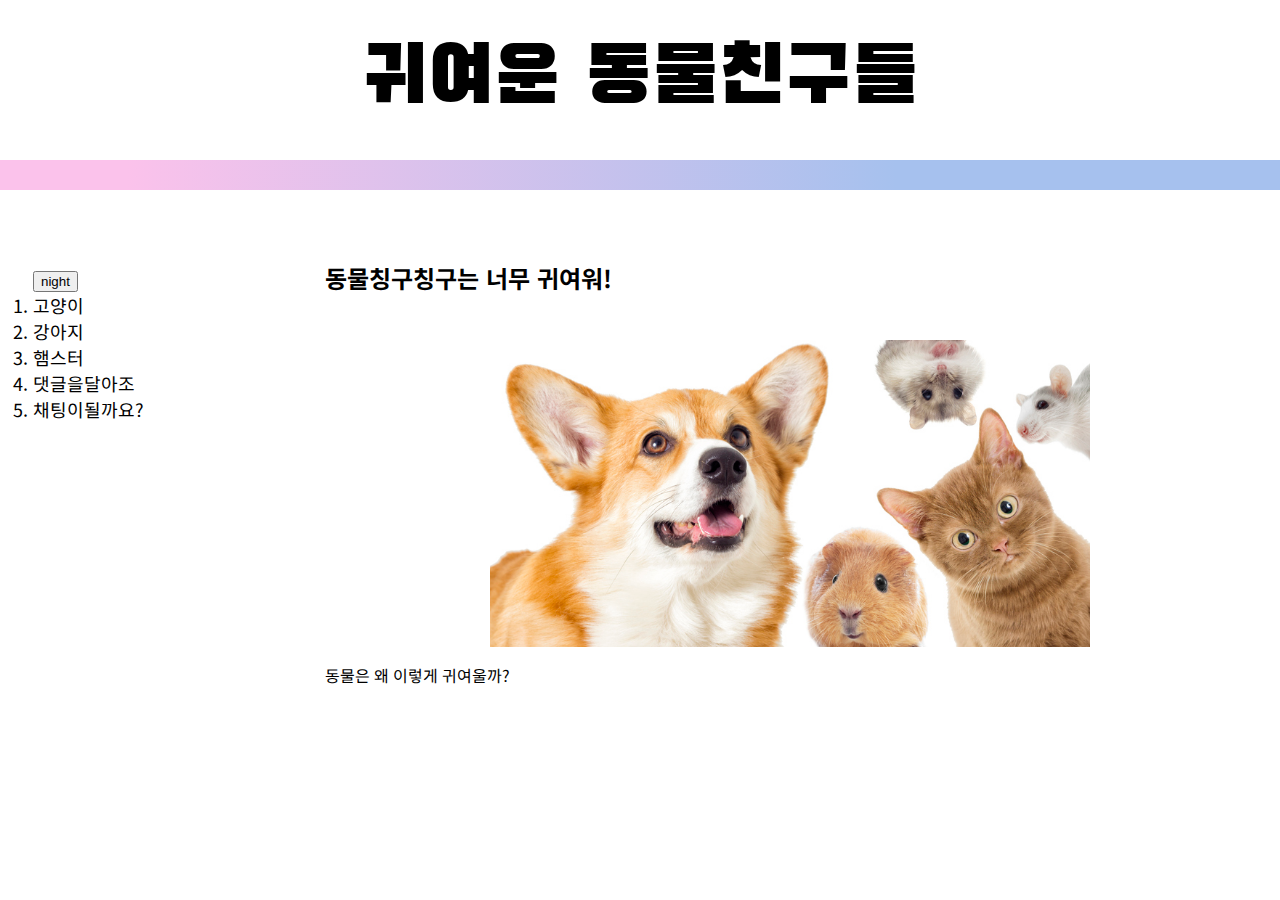
<file: index.html>
<!DOCTYPE html>
<html lang="ko" dir="ltr">
  <head>
    <meta charset="utf-8">
    <title>귀여운 동물 친구들</title>
    <!-- Global site tag (gtag.js) - Google Analytics -->
    <script async src="https://www.googletagmanager.com/gtag/js?id=UA-150774740-1"></script>
    <script>
      window.dataLayer = window.dataLayer || [];
      function gtag(){dataLayer.push(arguments);}
      gtag('js', new Date());

      gtag('config', 'UA-150774740-1');
    </script>
    <link rel="stylesheet" href="style.css">
    <link href="https://fonts.googleapis.com/css?family=Black+Han+Sans|Noto+Sans+KR&display=swap&subset=korean" rel="stylesheet">
    <meta name="viewport" content="width=device-width, user-scalable=no">
    <script src="https://ajax.googleapis.com/ajax/libs/jquery/3.4.1/jquery.min.js"></script>
    <script src="color.js"></script>
  </head>
  <body>
    <h1><a href="index.html">귀여운 동물친구들</a></h1>
        <div id="grid">
            <ol>
              <input id="night_day" type="button" value="night" onclick="
              nightDayHandler(this);
        		  ">
              <li><a href="1.html">고양이</a></li>
              <li><a href="2.html">강아지</a></li>
              <li><a href="3.html">햄스터</a></li>
              <li><a href="reply.html">댓글을달아조</a></li>
              <li><a href="chat.html">채팅이될까요?</a></li>
            </ol>
                  <div id="article">
                  <h2>동물칭구칭구는 너무 귀여워!</h2>
                  <img src="every.jpg" width="100%">
              <P>
                동물은 왜 이렇게 귀여울까?
              </p>
              </div>
            </div>
  </body>
</html>
</file>
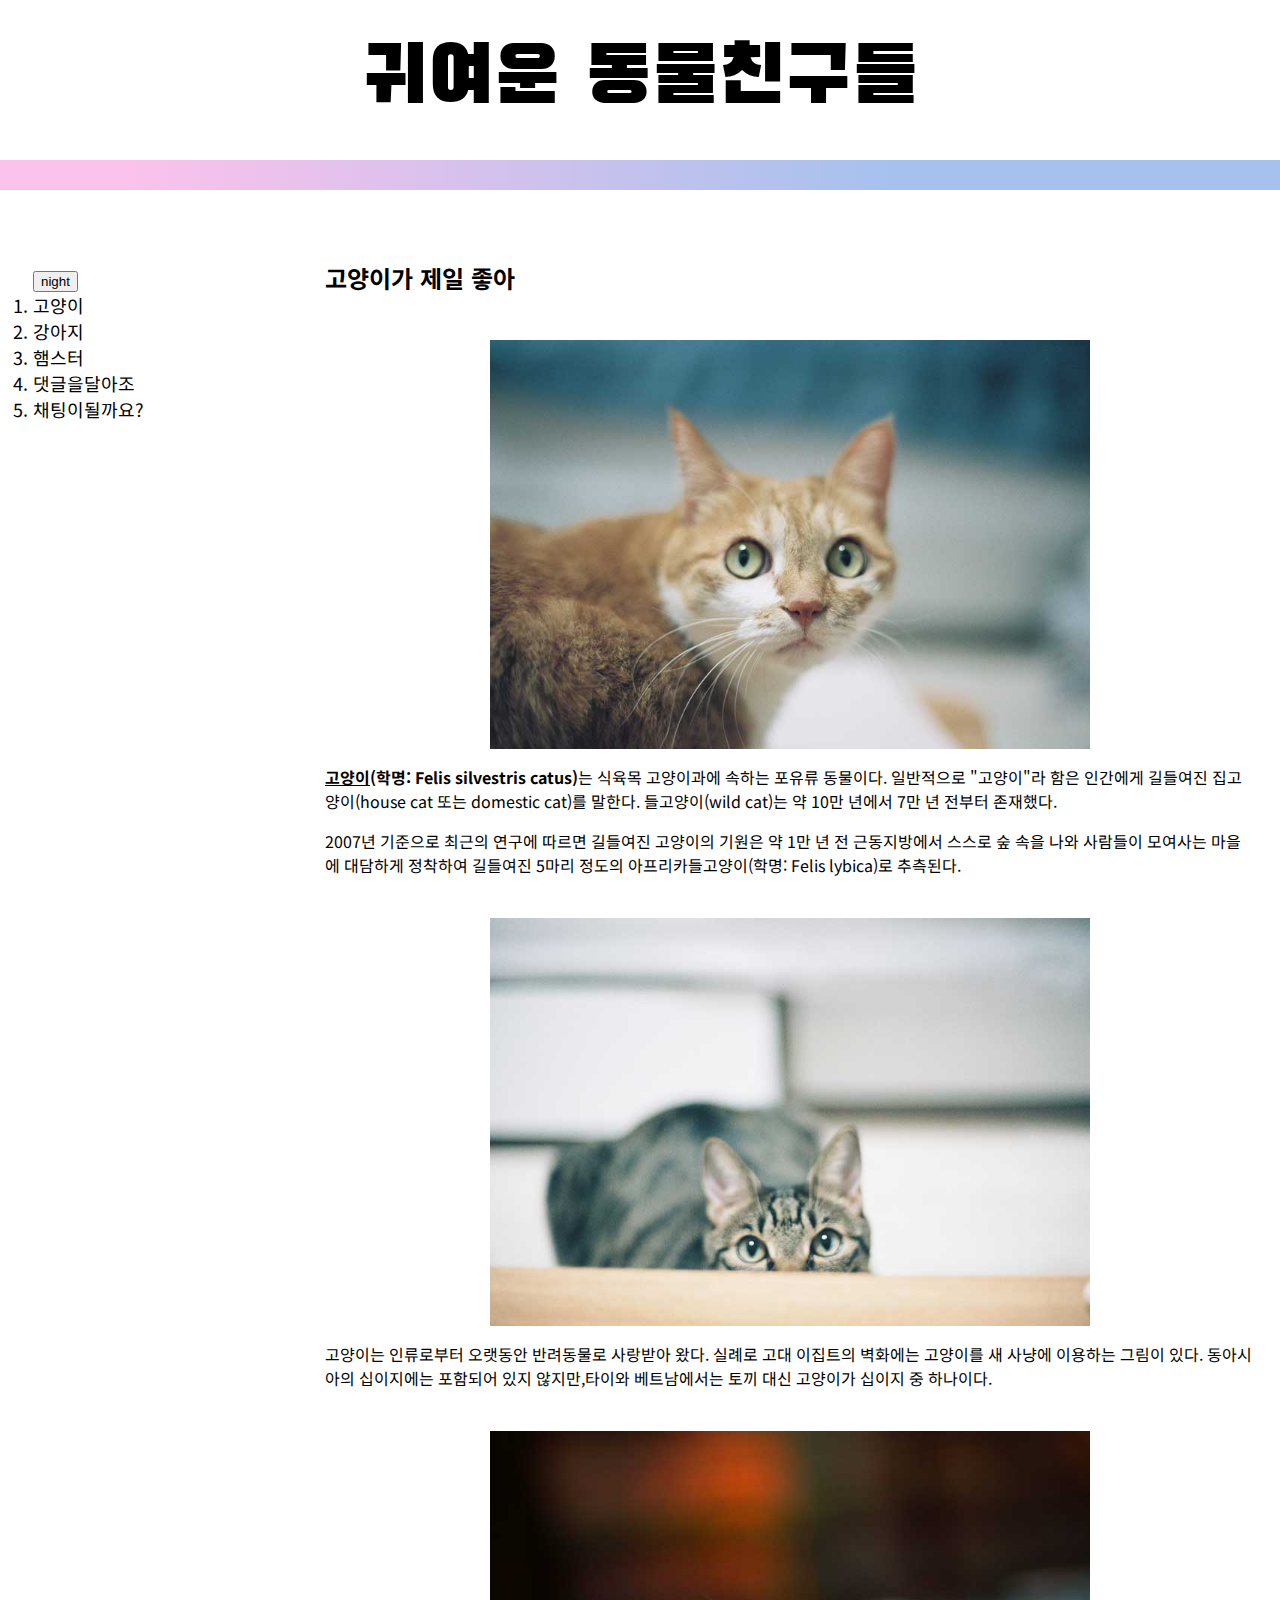
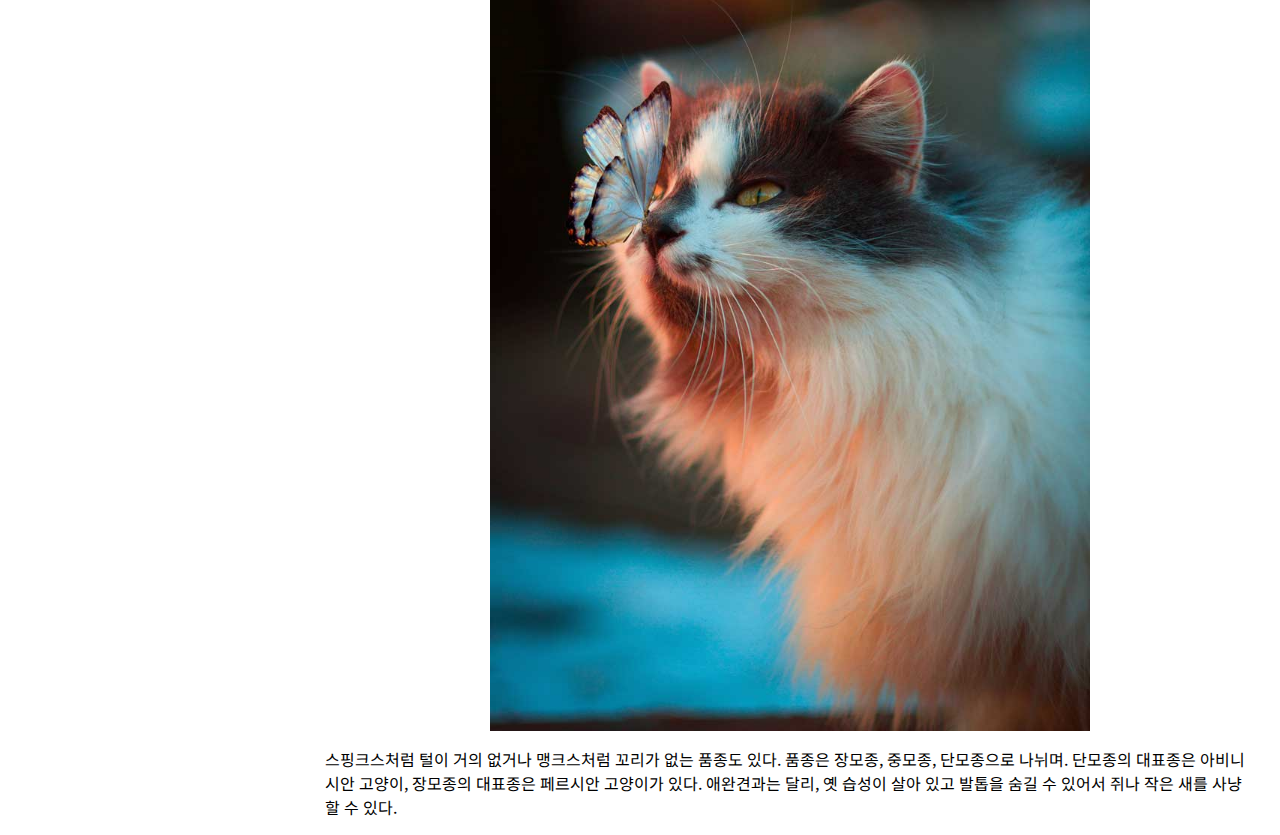
<file: 1.html>
<!DOCTYPE html>
<html lang="ko" dir="ltr">
  <head>
    <meta charset="utf-8">
    <title>고양이가 제일 좋아</title>
    <!-- Global site tag (gtag.js) - Google Analytics -->
    <script async src="https://www.googletagmanager.com/gtag/js?id=UA-150774740-1"></script>
    <script>
    window.dataLayer = window.dataLayer || [];
    function gtag(){dataLayer.push(arguments);}
    gtag('js', new Date());

    gtag('config', 'UA-150774740-1');
    </script>
    <link rel="stylesheet" href="style.css">
    <link href="https://fonts.googleapis.com/css?family=Black+Han+Sans|Noto+Sans+KR&display=swap&subset=korean" rel="stylesheet">
    <meta name="viewport" content="width=device-width, user-scalable=no">
    <script src="https://ajax.googleapis.com/ajax/libs/jquery/3.4.1/jquery.min.js"></script>
    <script src="color.js"></script>
  </head>
  <body>
    <h1><a href="index.html">귀여운 동물친구들</a></h1>
    <div id="grid">
      <ol>
        <input id="night_day" type="button" value="night" onclick="
        nightDayHandler(this);
  		  ">
        <li><a href="1.html">고양이</a></li>
        <li><a href="2.html">강아지</a></li>
        <li><a href="3.html">햄스터</a></li>
        <li><a href="reply.html">댓글을달아조</a></li>
        <li><a href="chat.html">채팅이될까요?</a></li>
      </ol>
      <div id="article">
        <h2>고양이가 제일 좋아</h2>
        <img src="bori.jpg" width="100%">
        <P>
          <strong><u><a href="https://ko.wikipedia.org/wiki/%EA%B3%A0%EC%96%91%EC%9D%B4" target="_blank" title="위키백과 - 고양이<">고양이</a></u>(학명: Felis silvestris catus)</strong>는
          식육목 고양이과에 속하는 포유류 동물이다.
          일반적으로 "고양이"라 함은 인간에게 길들여진 집고양이(house cat 또는 domestic cat)를 말한다.
          들고양이(wild cat)는 약 10만 년에서 7만 년 전부터 존재했다.
          </P><P>2007년 기준으로 최근의 연구에 따르면
          길들여진 고양이의 기원은 약 1만 년 전 근동지방에서
          스스로 숲 속을 나와 사람들이 모여사는 마을에 대담하게 정착하여 길들여진 5마리 정도의
          아프리카들고양이(학명: Felis lybica)로 추측된다.
          </P>
          <img src="puri.jpg" width="100%">
          <P>
          고양이는 인류로부터 오랫동안 반려동물로 사랑받아 왔다.
          실례로 고대 이집트의 벽화에는 고양이를 새 사냥에 이용하는 그림이 있다.
          동아시아의 십이지에는 포함되어 있지 않지만,타이와 베트남에서는
          토끼 대신 고양이가 십이지 중 하나이다.
          </P>
          <img src="longhair_cat.jpg" width="100%">
          <P>
          스핑크스처럼 털이 거의 없거나 맹크스처럼 꼬리가 없는 품종도 있다.
          품종은 장모종, 중모종, 단모종으로 나뉘며. 단모종의 대표종은 아비니시안 고양이,
          장모종의 대표종은 페르시안 고양이가 있다.
          애완견과는 달리, 옛 습성이 살아 있고 발톱을 숨길 수 있어서 쥐나 작은 새를 사냥할 수 있다.
      </P>
    </div>
  </div>
  </body>
</html>
</file>
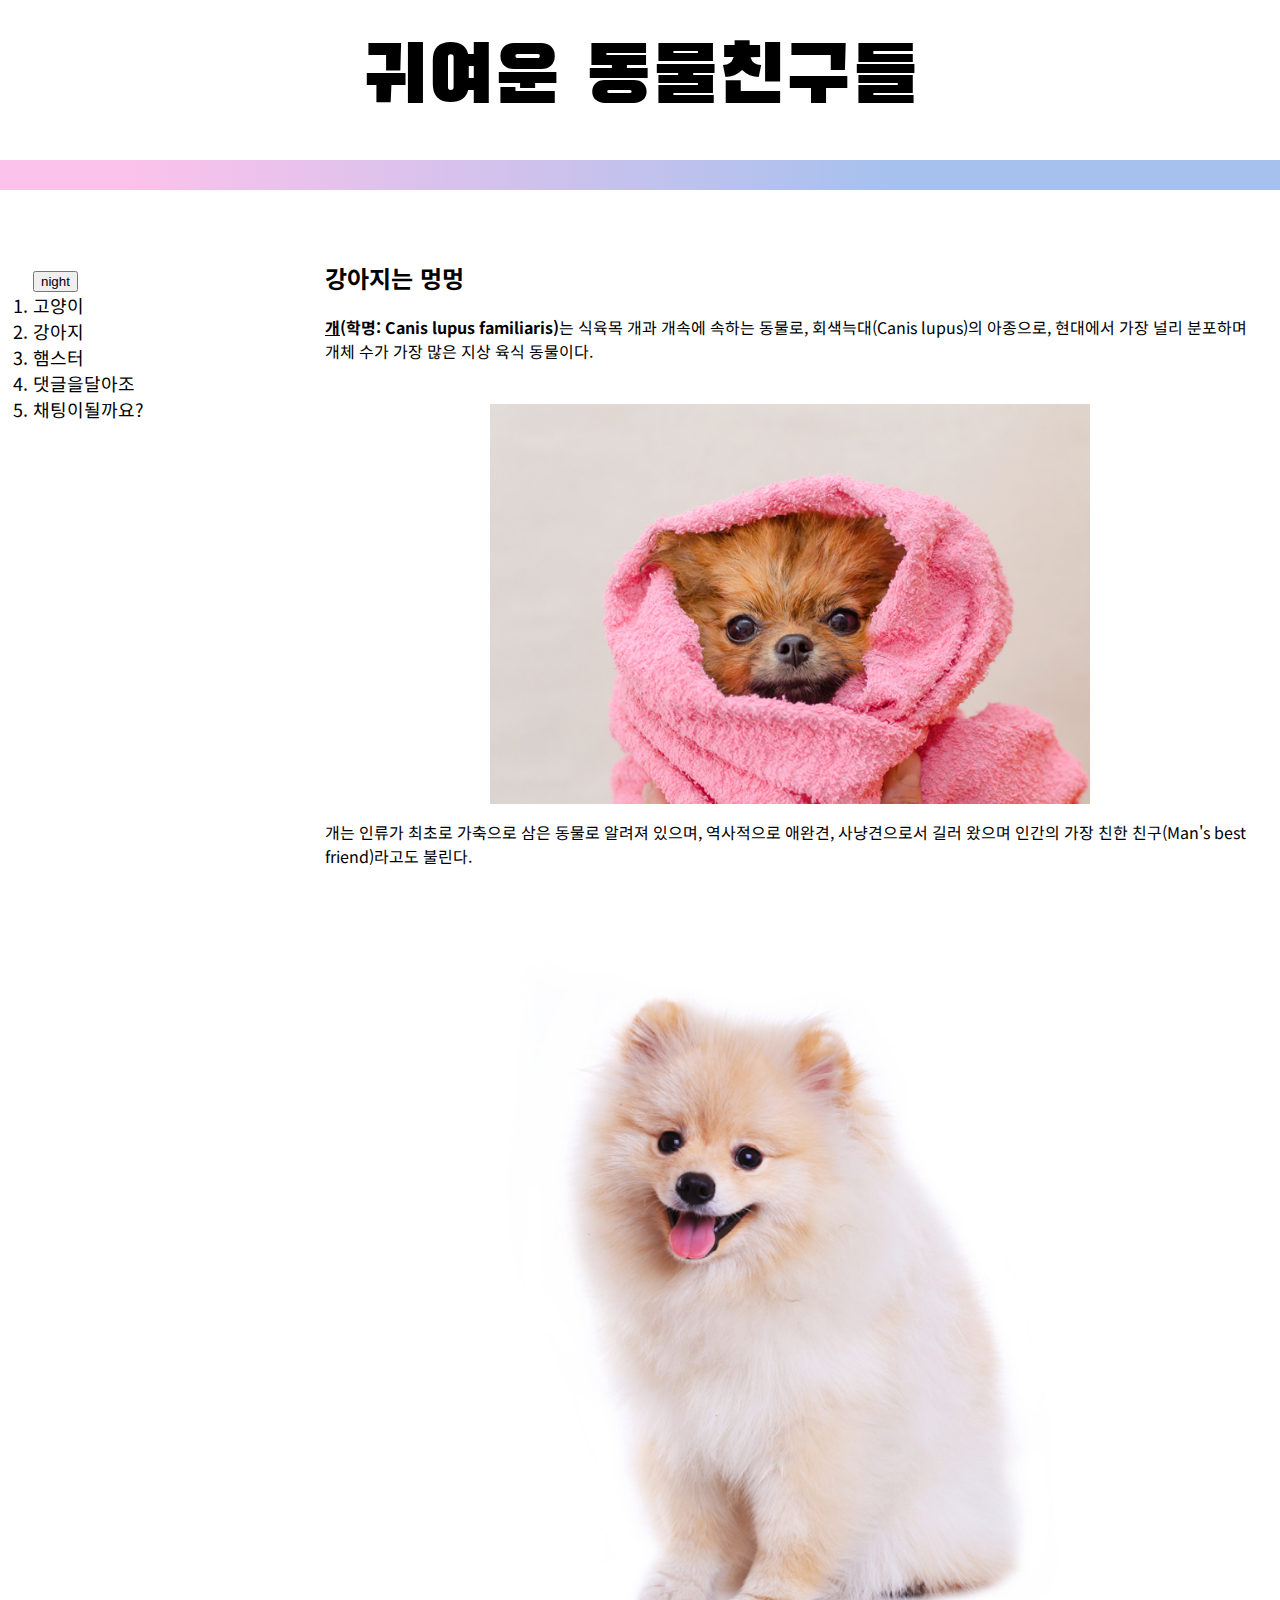
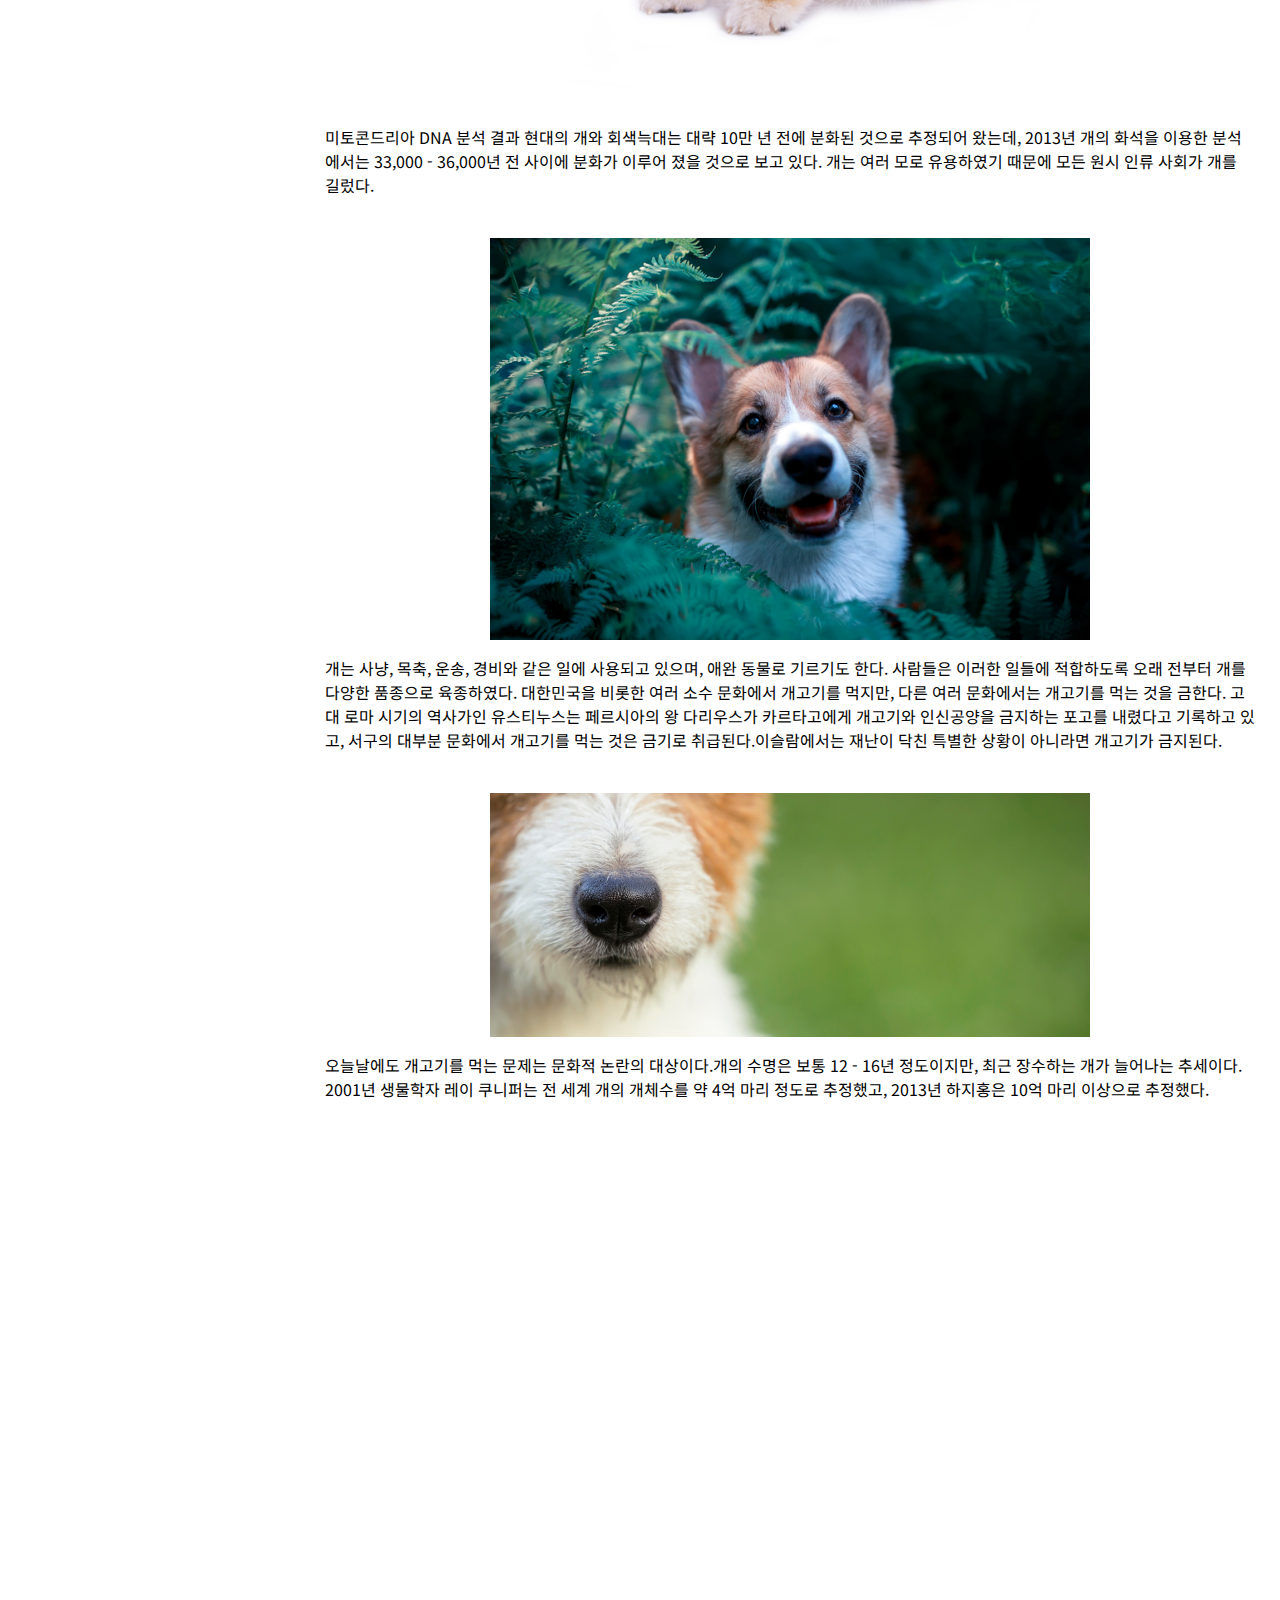
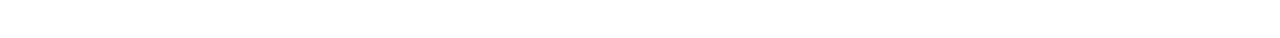
<file: 2.html>
<!DOCTYPE html>
<html lang="ko" dir="ltr">
  <head>
    <meta charset="utf-8">
    <title>강아지는 멍멍</title>
    <!-- Global site tag (gtag.js) - Google Analytics -->
    <script async src="https://www.googletagmanager.com/gtag/js?id=UA-150774740-1"></script>
    <script>
    window.dataLayer = window.dataLayer || [];
    function gtag(){dataLayer.push(arguments);}
    gtag('js', new Date());

    gtag('config', 'UA-150774740-1');
    </script>
    <link rel="stylesheet" href="style.css">
    <link href="https://fonts.googleapis.com/css?family=Black+Han+Sans|Noto+Sans+KR&display=swap&subset=korean" rel="stylesheet">
    <meta name="viewport" content="width=device-width, user-scalable=no">
    <script src="https://ajax.googleapis.com/ajax/libs/jquery/3.4.1/jquery.min.js"></script>
    <script src="color.js"></script>
</head>
  <body>
    <h1><a href="index.html">귀여운 동물친구들</a></h1>
    <div id="grid">
      <ol>
        <input id="night_day" type="button" value="night" onclick="
        nightDayHandler(this);
  		  ">
        <li><a href="1.html">고양이</a></li>
        <li><a href="2.html">강아지</a></li>
        <li><a href="3.html">햄스터</a></li>
        <li><a href="reply.html">댓글을달아조</a></li>
        <li><a href="chat.html">채팅이될까요?</a></li>
      </ol>
      <div id="article">
          <h2>강아지는 멍멍</h2>
            <P>
            <strong><u><a href="https://ko.wikipedia.org/wiki/%EA%B0%9C" target="_blank" title="위키백과 - 개">개</a></u>(학명: Canis lupus familiaris)</strong>는
            식육목 개과 개속에 속하는 동물로, 회색늑대(Canis lupus)의 아종으로,
            현대에서 가장 널리 분포하며 개체 수가 가장 많은 지상 육식 동물이다.
            </P>
            <img src="dog (1).jpg" width="100%">
            <P>

            개는 인류가 최초로 가축으로 삼은 동물로 알려져 있으며,
            역사적으로 애완견, 사냥견으로서 길러 왔으며 인간의 가장 친한 친구(Man's best friend)라고도 불린다.
            </P>
            <img src="dog (2).jpg" width="100%">
            <P>

            미토콘드리아 DNA 분석 결과 현대의 개와 회색늑대는 대략 10만 년 전에 분화된 것으로 추정되어 왔는데,
            2013년 개의 화석을 이용한 분석에서는 33,000 - 36,000년 전 사이에 분화가 이루어 졌을 것으로 보고 있다.
            개는 여러 모로 유용하였기 때문에 모든 원시 인류 사회가 개를 길렀다.
            </P>
            <img src="dog (3).jpg" width="100%">
            <P>

            개는 사냥, 목축, 운송, 경비와 같은 일에 사용되고 있으며,
            애완 동물로 기르기도 한다. 사람들은 이러한 일들에 적합하도록 오래 전부터 개를 다양한 품종으로 육종하였다.
            대한민국을 비롯한 여러 소수 문화에서 개고기를 먹지만, 다른 여러 문화에서는 개고기를 먹는 것을 금한다.
            고대 로마 시기의 역사가인 유스티누스는 페르시아의 왕 다리우스가 카르타고에게 개고기와 인신공양을 금지하는 포고를 내렸다고 기록하고 있고,
            서구의 대부분 문화에서 개고기를 먹는 것은 금기로 취급된다.이슬람에서는 재난이 닥친 특별한 상황이 아니라면 개고기가 금지된다.
            </P><img src="dog (4).jpg" width="100%">
            <P>
                  오늘날에도 개고기를 먹는 문제는 문화적 논란의 대상이다.개의 수명은 보통 12 - 16년 정도이지만, 최근 장수하는 개가 늘어나는 추세이다.
            2001년 생물학자 레이 쿠니퍼는 전 세계 개의 개체수를 약 4억 마리 정도로 추정했고, 2013년 하지홍은 10억 마리 이상으로 추정했다.
          </p><iframe width="100%" height="500" src="https://www.youtube.com/embed/9s7b3_V7Up4" frameborder="0" allow="accelerometer; autoplay; encrypted-media; gyroscope; picture-in-picture" allowfullscreen></iframe></p>
    </div>
  </div>
  </body>
</html>
</file>
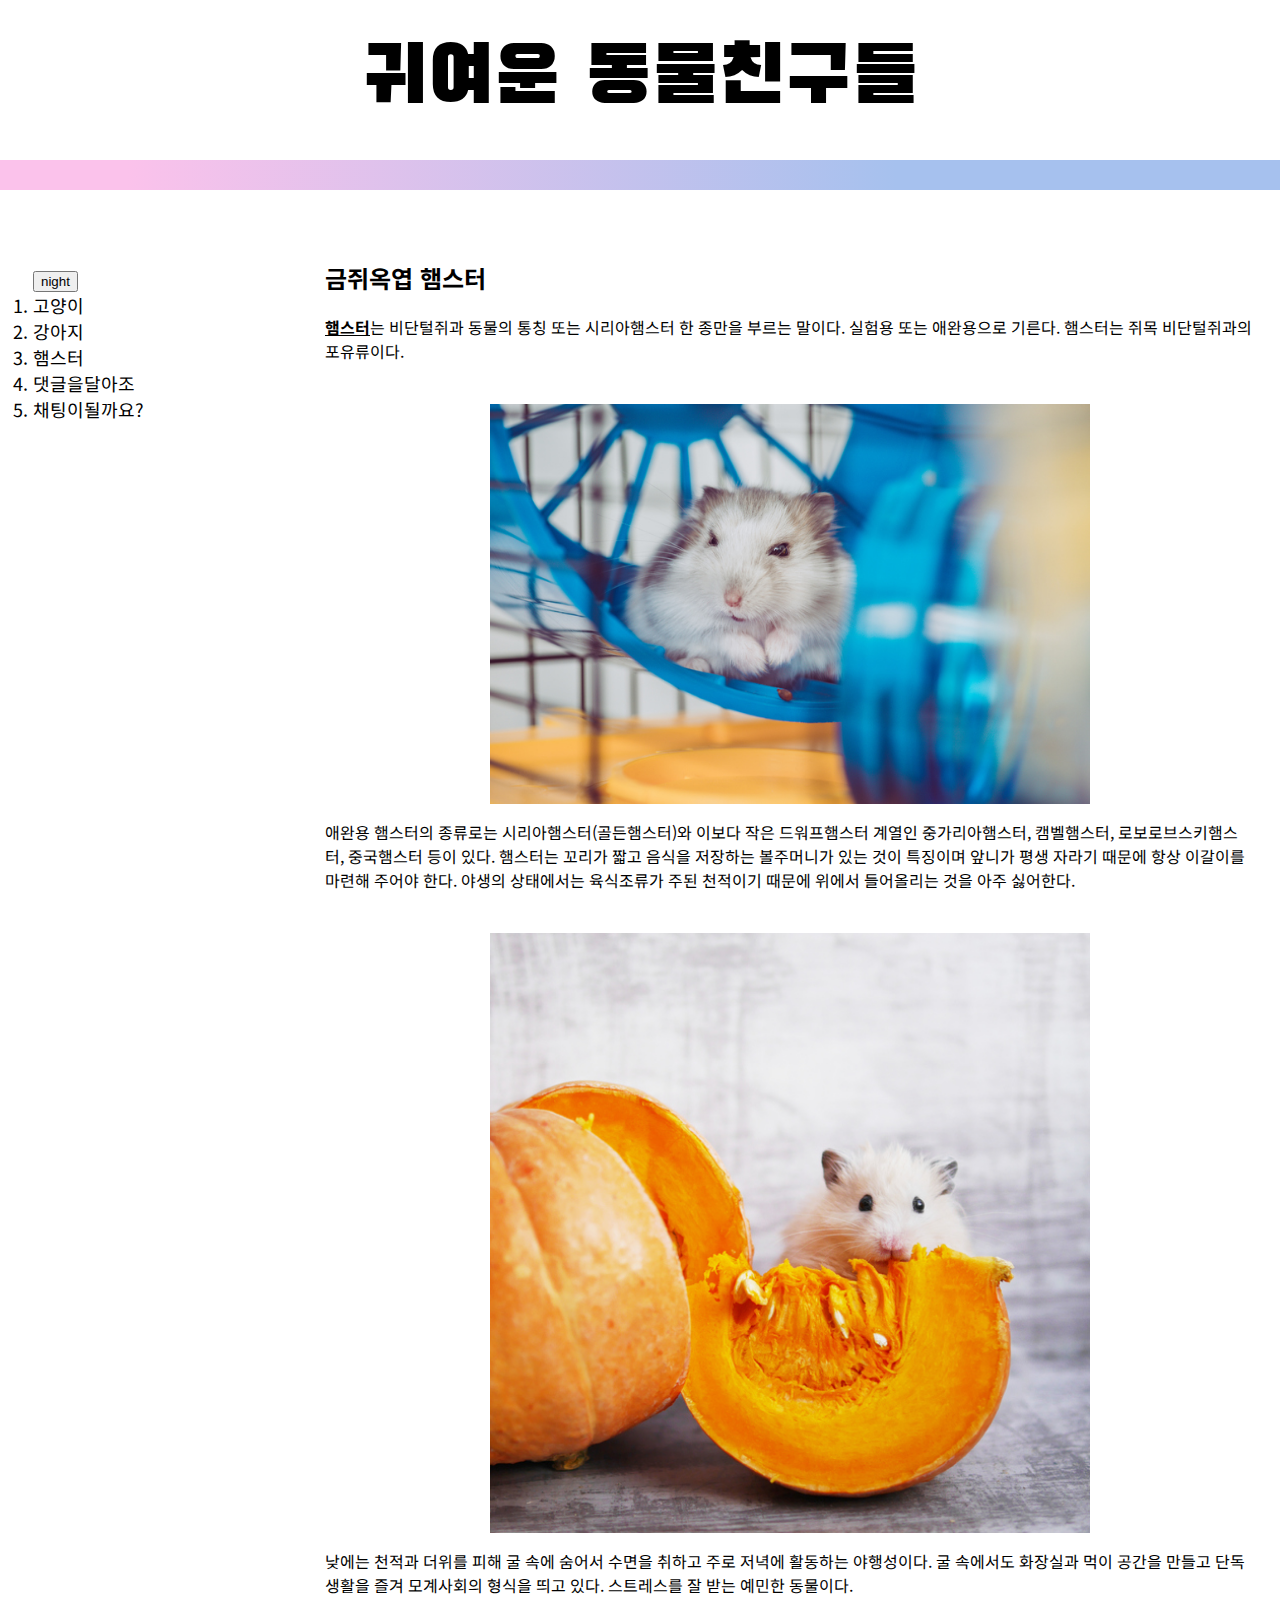
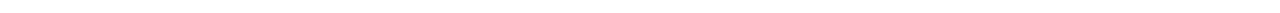
<file: 3.html>
<!DOCTYPE html>
<html lang="ko" dir="ltr">
  <head>
    <meta charset="utf-8">
    <title>금쥐옥엽 햄스터</title>
    <!-- Global site tag (gtag.js) - Google Analytics -->
    <script async src="https://www.googletagmanager.com/gtag/js?id=UA-150774740-1"></script>
    <script>
        window.dataLayer = window.dataLayer || [];
        function gtag(){dataLayer.push(arguments);}
        gtag('js', new Date());

        gtag('config', 'UA-150774740-1');
    </script>
    <link rel="stylesheet" href="style.css">
    <link href="https://fonts.googleapis.com/css?family=Black+Han+Sans|Noto+Sans+KR&display=swap&subset=korean" rel="stylesheet">
    <meta name="viewport" content="width=device-width, user-scalable=no">
    <script src="https://ajax.googleapis.com/ajax/libs/jquery/3.4.1/jquery.min.js"></script>
    <script src="color.js"></script>
  </head>
  <body>
    <h1><a href="index.html">귀여운 동물친구들</a></h1>
    <div id="grid">
      <ol>
        <input id="night_day" type="button" value="night" onclick="
        nightDayHandler(this);
  		  ">
        <li><a href="1.html">고양이</a></li>
        <li><a href="2.html">강아지</a></li>
        <li><a href="3.html">햄스터</a></li>
        <li><a href="reply.html">댓글을달아조</a></li>
        <li><a href="chat.html">채팅이될까요?</a></li>
      </ol>
            <div id="article">
              <h2>금쥐옥엽 햄스터</h2>
              <P>
              <strong><u><a href="https://ko.wikipedia.org/wiki/%ED%96%84%EC%8A%A4%ED%84%B0" target="_blank" title="위키백과 - 햄스터">햄스터</a></u></strong>는 비단털쥐과 동물의 통칭 또는 시리아햄스터 한 종만을 부르는 말이다.
              실험용 또는 애완용으로 기른다. 햄스터는 쥐목 비단털쥐과의 포유류이다.
              </P>
              <img src="ham (1).jpg" width="100%">
              <P>
              애완용 햄스터의 종류로는 시리아햄스터(골든햄스터)와 이보다 작은 드워프햄스터 계열인 중가리아햄스터, 캠벨햄스터, 로보로브스키햄스터, 중국햄스터 등이 있다.
              햄스터는 꼬리가 짧고 음식을 저장하는 볼주머니가 있는 것이 특징이며 앞니가 평생 자라기 때문에 항상 이갈이를 마련해 주어야 한다.
              야생의 상태에서는 육식조류가 주된 천적이기 때문에 위에서 들어올리는 것을 아주 싫어한다.
              </P>
              <img src="ham (2).jpg" width="100%">
              <P>
              낮에는 천적과 더위를 피해 굴 속에 숨어서 수면을 취하고 주로 저녁에 활동하는 야행성이다.
              굴 속에서도 화장실과 먹이 공간을 만들고 단독 생활을 즐겨 모계사회의 형식을 띄고 있다. 스트레스를 잘 받는 예민한 동물이다.
              </P>
            </div>
          </div>
  </body>
</html>
</file>
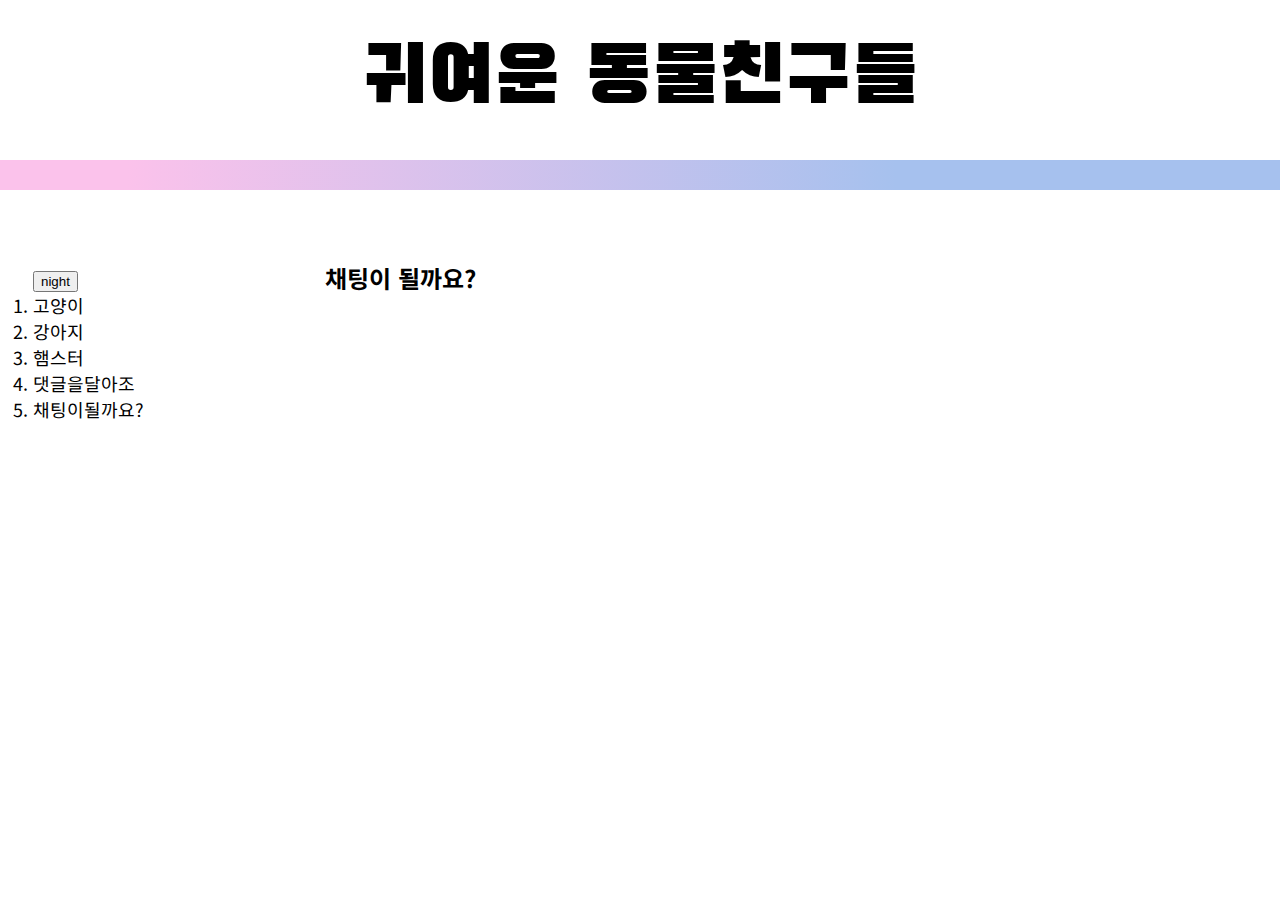
<file: chat.html>
<!DOCTYPE html>
<html lang="ko" dir="ltr">
  <head>
      <meta charset="utf-8">
      <title>고양이가 제일 좋아</title>
      <!-- Global site tag (gtag.js) - Google Analytics -->
      <script async src="https://www.googletagmanager.com/gtag/js?id=UA-150774740-1"></script>
      <script>
        window.dataLayer = window.dataLayer || [];
        function gtag(){dataLayer.push(arguments);}
        gtag('js', new Date());

        gtag('config', 'UA-150774740-1');
      </script>
      <link rel="stylesheet" href="style.css">
    <link href="https://fonts.googleapis.com/css?family=Black+Han+Sans|Noto+Sans+KR&display=swap&subset=korean" rel="stylesheet">
      <meta name="viewport" content="width=device-width, user-scalable=no">
    <script src="https://ajax.googleapis.com/ajax/libs/jquery/3.4.1/jquery.min.js"></script>
      <script src="color.js"></script>
  </head>
  <body>
    <h1><a href="index.html">귀여운 동물친구들</a></h1>
    <div id="grid">
      <ol>
        <input id="night_day" type="button" value="night" onclick="
        nightDayHandler(this);
  		  ">
        <li><a href="1.html">고양이</a></li>
        <li><a href="2.html">강아지</a></li>
        <li><a href="3.html">햄스터</a></li>
        <li><a href="reply.html">댓글을달아조</a></li>
        <li><a href="chat.html">채팅이될까요?</a></li>
      </ol>
      <div id="article">
            <h2>채팅이 될까요?</h2>
            <P>
              <!--Start of Tawk.to Script-->
              <script type="text/javascript">
              var Tawk_API=Tawk_API||{}, Tawk_LoadStart=new Date();
              (function(){
              var s1=document.createElement("script"),s0=document.getElementsByTagName("script")[0];
              s1.async=true;
              s1.src='https://embed.tawk.to/5daff98378ab74187a5b0a91/default';
              s1.charset='UTF-8';
              s1.setAttribute('crossorigin','*');
              s0.parentNode.insertBefore(s1,s0);
              })();
              </script>
              <!--End of Tawk.to Script-->
            </P>
          </div>
        </div>
  </body>
</html>
</file>
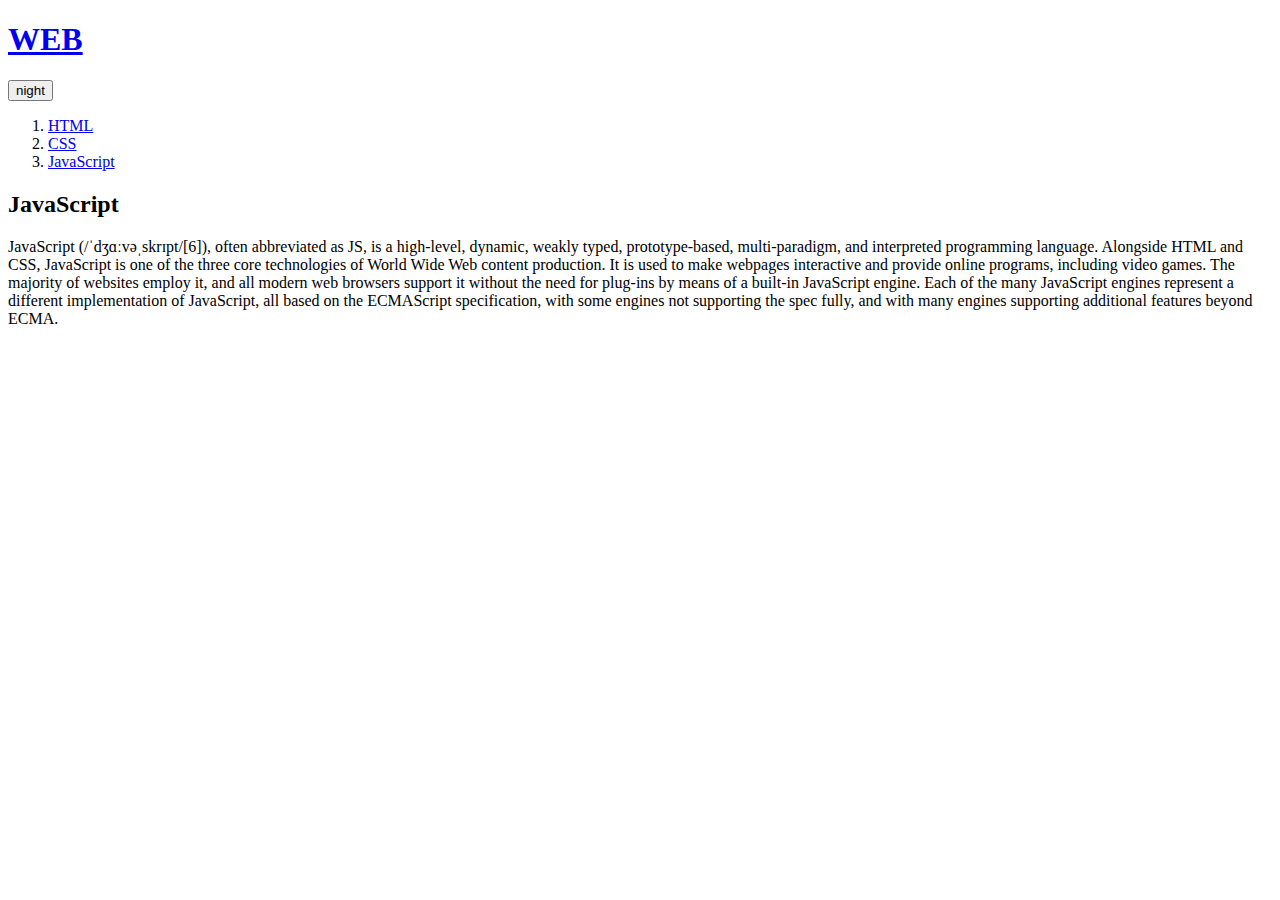
<file: ex.html>
<!DOCTYPE html>
<html lang=ko dir="ltr">
  <head>
    <meta charset="utf-8">
    <script src="color.js"></script>
    <title></title>
  </head>
  <body style="">
    <h1><a href="index.html">WEB</a></h1>
		  <input id="night_day" type="button" value="night" onclick="
      nightDayHandler(this);
		  ">
		  <ol>
			<li><a href="1.html">HTML</a></li>
			<li><a href="2.html">CSS</a></li>
			<li><a href="3.html">JavaScript</a></li>
		  </ol>
		  <h2>JavaScript</h2>
		  <p>
			JavaScript (/ˈdʒɑːvəˌskrɪpt/[6]), often abbreviated as JS, is a high-level, dynamic, weakly typed, prototype-based, multi-paradigm, and interpreted programming language. Alongside HTML and CSS, JavaScript is one of the three core technologies of World Wide Web content production. It is used to make webpages interactive and provide online programs, including video games. The majority of websites employ it, and all modern web browsers support it without the need for plug-ins by means of a built-in JavaScript engine. Each of the many JavaScript engines represent a different implementation of JavaScript, all based on the ECMAScript specification, with some engines not supporting the spec fully, and with many engines supporting additional features beyond ECMA.
		  </p>

  </body>
</html>
</file>
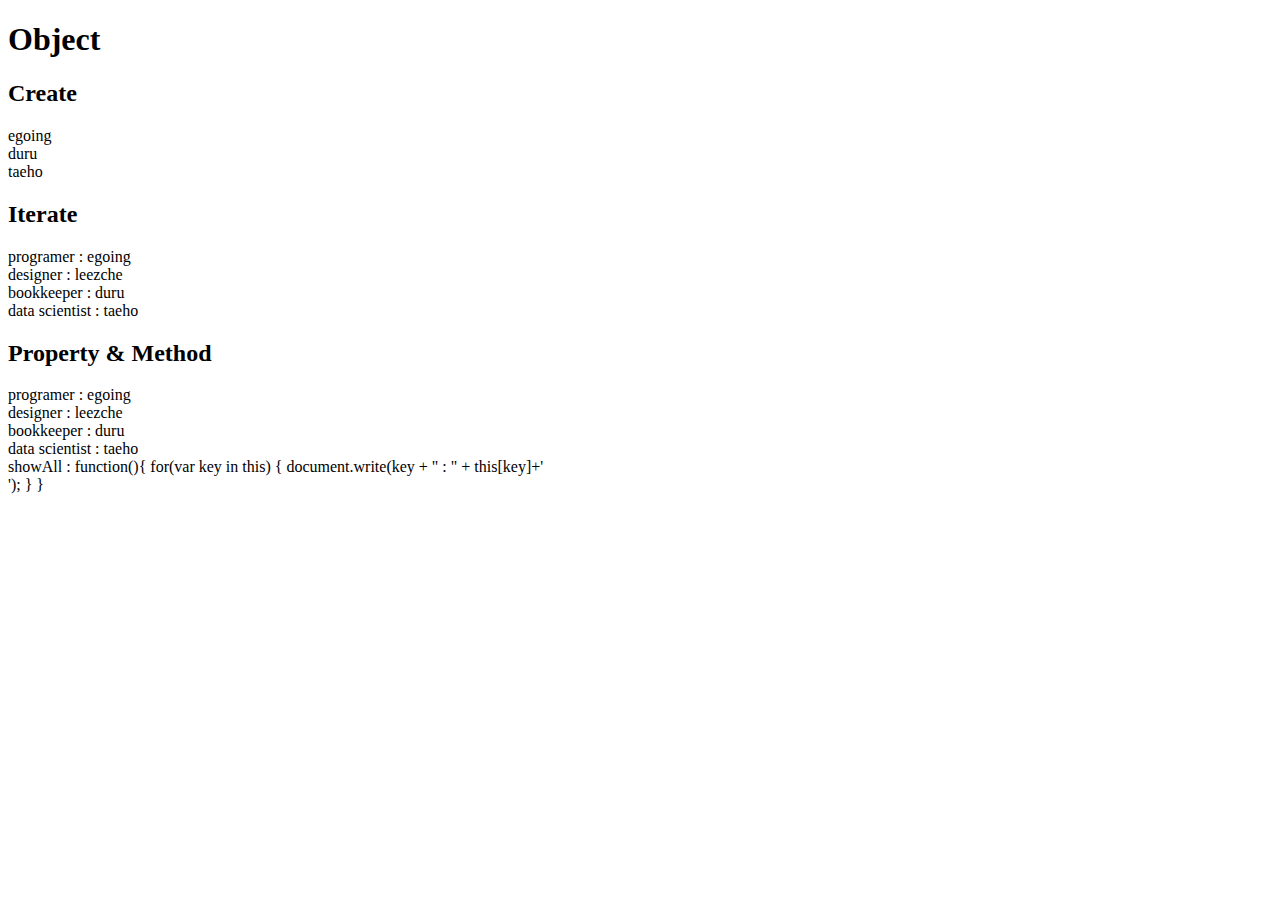
<file: ex10.html>
<!DOCTYPE html>
<html>
  <head>
    <meta charset="utf-8">
    <title></title>
  </head>
  <body>
    <h1>Object</h1>
    <h2>Create</h2>
    <script>
      var coworkers = {
        "programer":"egoing",
        "designer":"leezche"
      };
      document.write(coworkers["programer"] + "<br>");
      coworkers.bookkeeper = "duru";
      document.write(coworkers.bookkeeper + "<br>");
      coworkers["data scientist"] = "taeho";
      document.write(coworkers["data scientist"] + "<br>");
    </script>

    <h2>Iterate</h2>
    <script>
      for(var key in coworkers) {
        document.write(key + " : " + coworkers[key]+'<br>');
      }
        </script>


    <h2>Property & Method</h2>
    <script>
      coworkers.showAll = function(){
        for(var key in this) {
          document.write(key + " : " + this[key]+'<br>');
        }
      }
      coworkers.showAll();
    </script>
  </body>
</html>
</file>
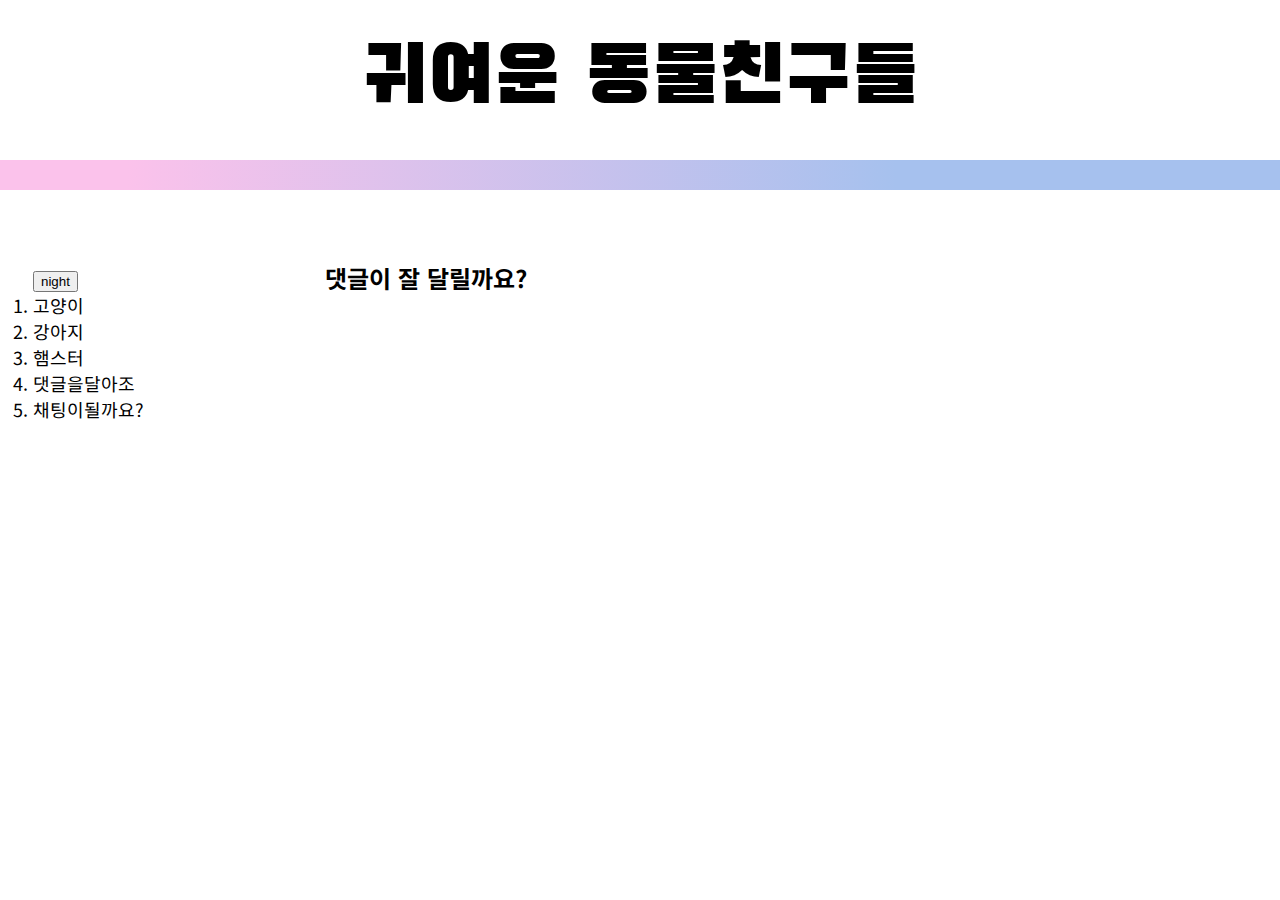
<file: reply.html>
<!DOCTYPE html>
<html lang="ko" dir="ltr">
  <head>
              <meta charset="utf-8">
          <title>고양이가 제일 좋아</title>
          <!-- Global site tag (gtag.js) - Google Analytics -->
      <script async src="https://www.googletagmanager.com/gtag/js?id=UA-150774740-1"></script>
      <script>
        window.dataLayer = window.dataLayer || [];
        function gtag(){dataLayer.push(arguments);}
        gtag('js', new Date());

        gtag('config', 'UA-150774740-1');
      </script>
      <link rel="stylesheet" href="style.css">
    <link href="https://fonts.googleapis.com/css?family=Black+Han+Sans|Noto+Sans+KR&display=swap&subset=korean" rel="stylesheet">
      <meta name="viewport" content="width=device-width, user-scalable=no">
    <script src="https://ajax.googleapis.com/ajax/libs/jquery/3.4.1/jquery.min.js"></script>
      <script src="color.js"></script>
  </head>
  <body>
      <h1><a href="index.html">귀여운 동물친구들</a></h1>
        <div id="grid">
          <ol>
            <input id="night_day" type="button" value="night" onclick="
            nightDayHandler(this);
      		  ">
            <li><a href="1.html">고양이</a></li>
            <li><a href="2.html">강아지</a></li>
            <li><a href="3.html">햄스터</a></li>
            <li><a href="reply.html">댓글을달아조</a></li>
            <li><a href="chat.html">채팅이될까요?</a></li>
          </ol>
            <div id="article">
                <h2>댓글이 잘 달릴까요?</h2>
                <P>
                  <div id="disqus_thread"></div>
                  <script>

                  /**
                  *  RECOMMENDED CONFIGURATION VARIABLES: EDIT AND UNCOMMENT THE SECTION BELOW TO INSERT DYNAMIC VALUES FROM YOUR PLATFORM OR CMS.
                  *  LEARN WHY DEFINING THESE VARIABLES IS IMPORTANT: https://disqus.com/admin/universalcode/#configuration-variables*/
                  /*
                  var disqus_config = function () {
                  this.page.url = PAGE_URL;  // Replace PAGE_URL with your page's canonical URL variable
                  this.page.identifier = PAGE_IDENTIFIER; // Replace PAGE_IDENTIFIER with your page's unique identifier variable
                  };
                  */
                  (function() { // DON'T EDIT BELOW THIS LINE
                  var d = document, s = d.createElement('script');
                  s.src = 'https://pureumjeon.disqus.com/embed.js';
                  s.setAttribute('data-timestamp', +new Date());
                  (d.head || d.body).appendChild(s);
                  })();
                  </script>
                  <noscript>Please enable JavaScript to view the <a href="https://disqus.com/?ref_noscript">comments powered by Disqus.</a></noscript>
                </P>
              </div>
            </div>
  </body>
</html>
</file>
<file: style.css>
body{
    margin: 0;
}
  a {
    color: black;
    text-decoration: none;
  }
  h1 {
    font-family: 'Black Han Sans', sans-serif;
    font-weight: 400;
    font-size: 80px; text-align: center;
    border-bottom: 30px solid;
    border-image: linear-gradient(to right, #fbc2eb 10%, #a6c1ee 70%);
    border-image-slice: 1;
    margin: 0;
    padding-top: 30px;
    padding-bottom: 30px;
  }

  #article img{
    display: block;
    margin-left: auto;
    margin-right: auto;
    width: 600px;
    padding-top: 25px;
    align-content: center;
  }
  #grid{
    font-family: 'Noto Sans KR', sans-serif;
    display: grid;
    grid-template-columns: 300px 1fr;
  }
  #grid ol{
    font-size: large;
    margin: 0;
    padding-left: 33px;
    padding-right: 33px;
    padding-top: 75px;
  }
  #article{
    margin-top: 50px;
    padding-left: 25px;
    padding-right: 25px;
  }
  @media(max-width:800px){
    #grid{
      display: block;
    }
    #grid ol{
      font-size: large;
      text-align: right;
      margin: 0;
      border-right: none;
      padding-left: 30px;
      padding-right: 30px;
      padding-top: 0px;
      list-style-type : none;
    }
      h1 {
        font-size: 250%;
        text-align: center;
        margin: 10%;
        padding-top: 10px;
        padding-bottom: 10px;
        border-bottom: 30px solid;
        border-image: linear-gradient(to right, #fbc2eb 10%, #a6c1ee 70%);
        border-image-slice: 1;
      }

      #article img{
        display: block;
        margin-left: auto;
        margin-right: auto;
        width: 100%;
        padding-top: 25px;
        align-content: center;
      }

      #article{
        padding-left: 30px;
        padding-right: 30px;
        font-size: medium;

      }
  }
</file>
